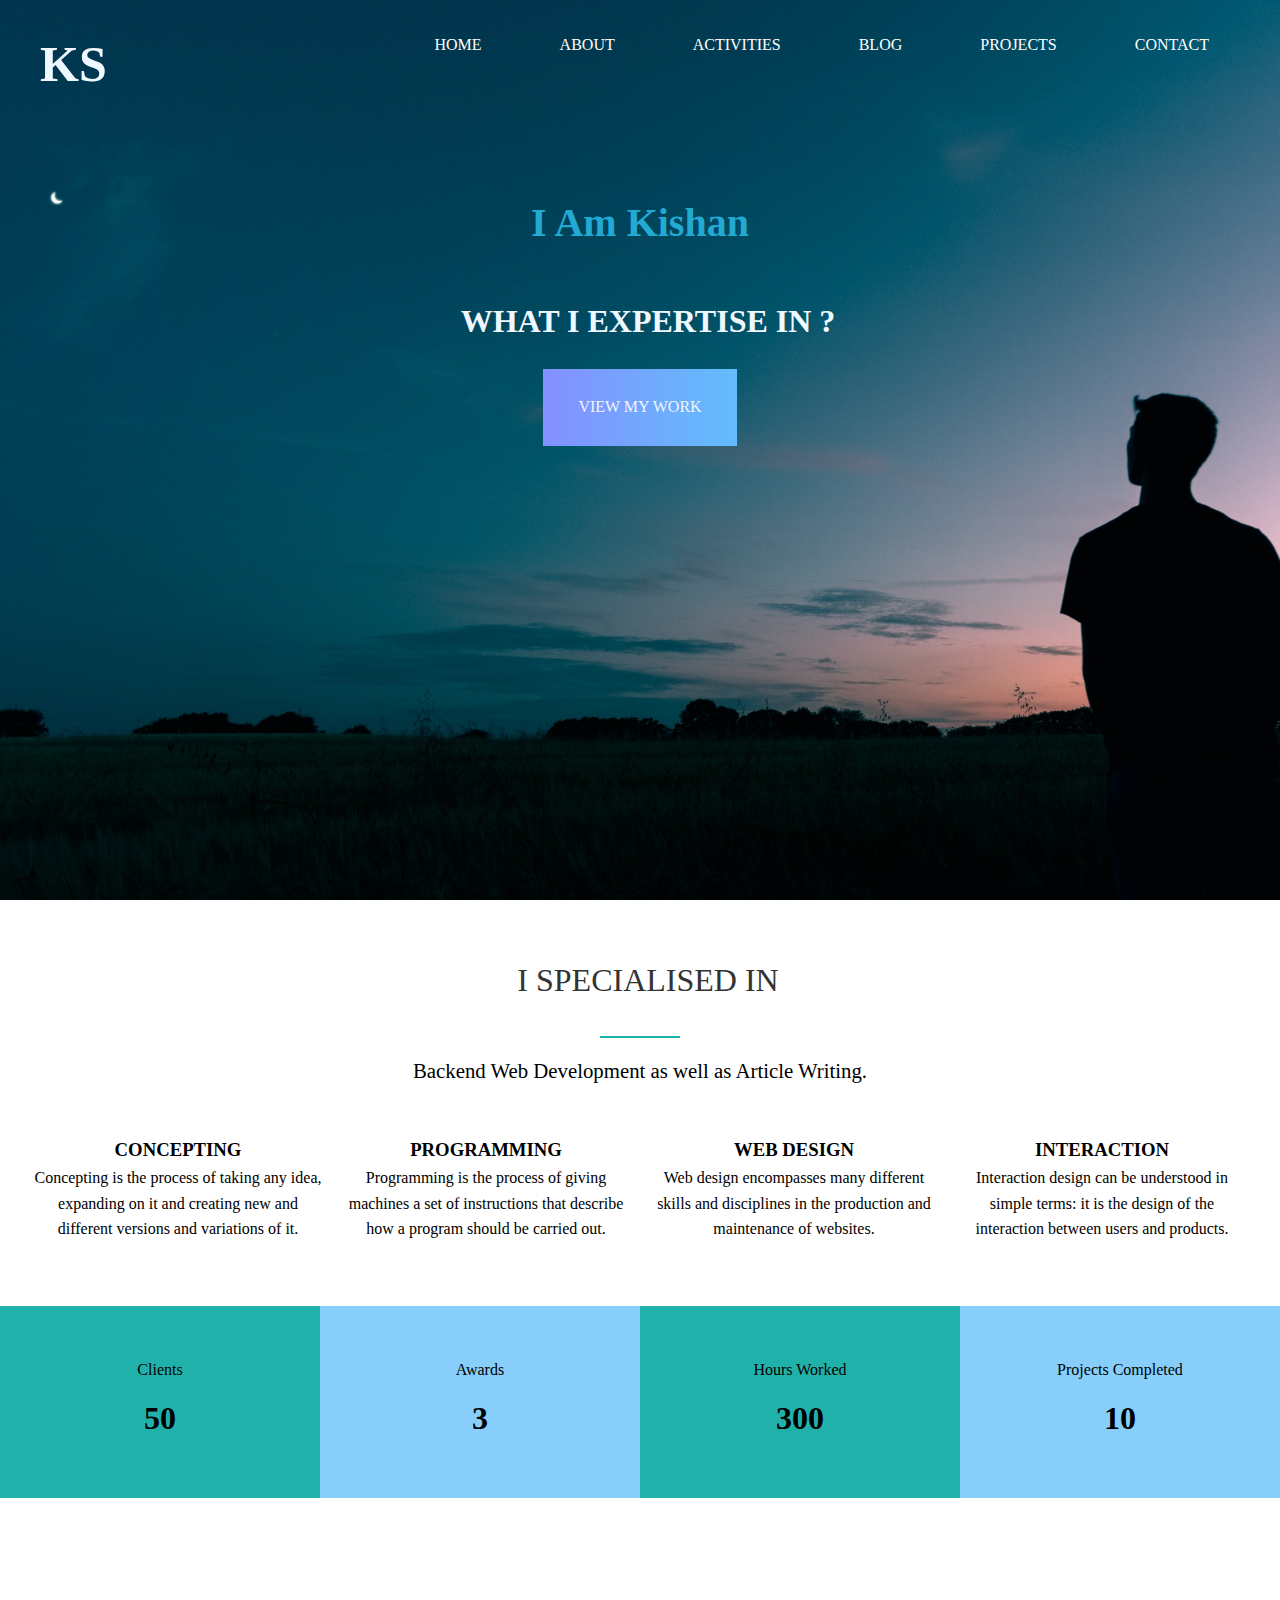
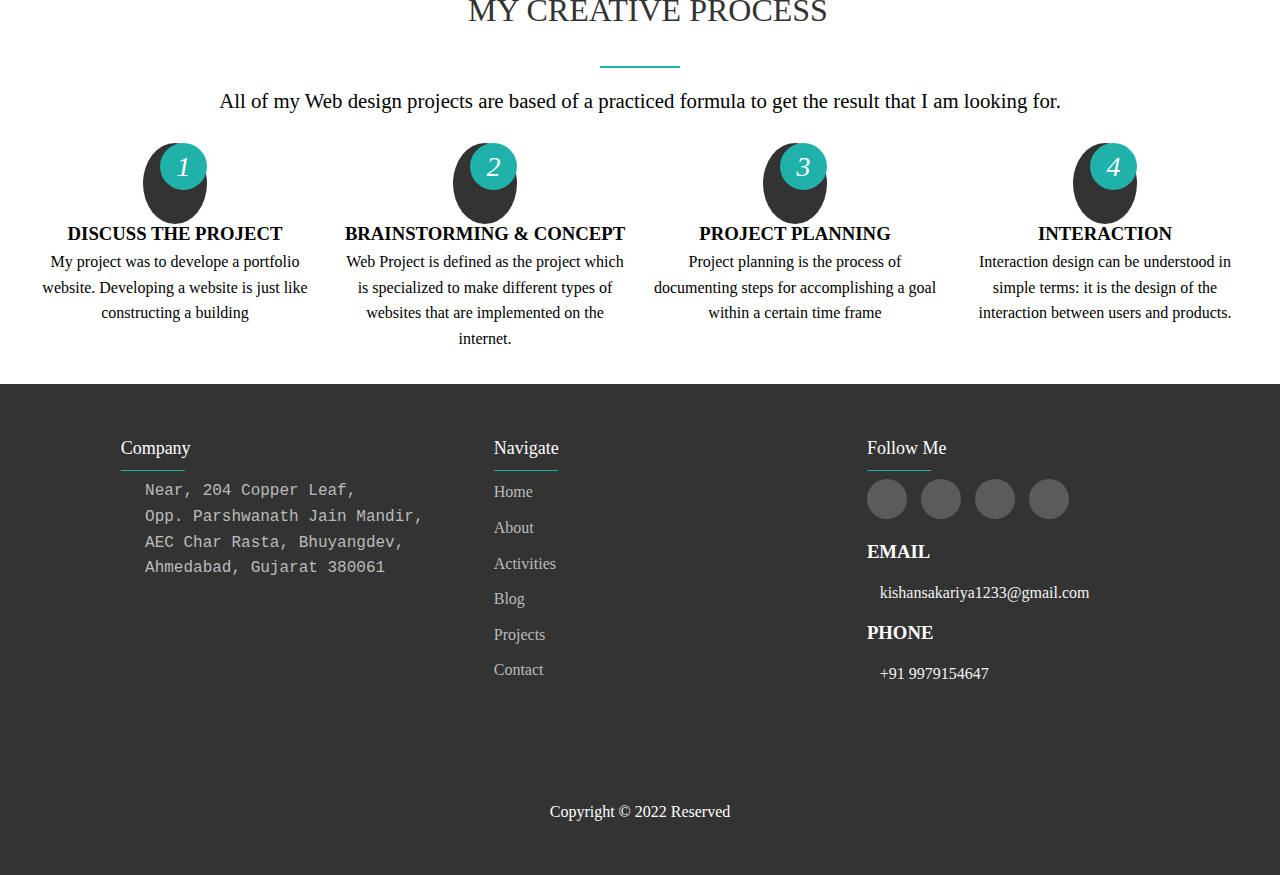
<file: index.html>
<!DOCTYPE html>
<html lang="en">

<head>
    <meta charset="UTF-8">
    <meta http-equiv="X-UA-Compatible" content="IE=edge">
    <meta name="viewport" content="width=device-width, initial-scale=1.0">
    <link rel="stylesheet" href="https://cdnjs.cloudflare.com/ajax/libs/font-awesome/6.1.1/css/all.min.css"
        integrity="sha512-KfkfwYDsLkIlwQp6LFnl8zNdLGxu9YAA1QvwINks4PhcElQSvqcyVLLD9aMhXd13uQjoXtEKNosOWaZqXgel0g=="
        crossorigin="anonymous" referrerpolicy="no-referrer" />
    <link rel="stylesheet" href="css/style.css">
    <link rel="stylesheet" href="css/style2.css">
    <link rel="stylesheet" href="css/style3.css">
    <title>My portfolio</title>

</head>

<body>

    <!-- header section -->

    <header id="header-sec">
        <div class="container">
            <nav id="navbar">
                
                <h1 id="logo" > KS </h1>
                <ul>
                    <li><a href="index.html" class="current">Home</a></li>
                    <li><a href="about.html">About</a></li>
                    <li><a href="activities.html">Activities</a></li>
                    <li><a href="blog.html">Blog</a></li>
                    <li><a href="project.html">Projects</a></li>
                    <li><a href="contact.html">Contact</a></li>
                </ul>
            </nav>

            <div class="header-content">
                <h1 class="me-name">I Am Kishan
                </h1>
                <br>
                <h2 href="" id="show">What I Expertise In ?</h2>

                <h2 id="hide1"></h2>

                <a href="activities.html" class="btn-light">View My Work</a>

            </div>
        </div>
    </header>

    <!-- section-a -->

    <section id="sec-a" class="text-center py-2">
        <div class="container">
            <h2 class="section-title">I Specialised IN</h2>
            <div class="bottom-line"></div>
            <p class="lead">
                Backend Web Development as well as Article Writing.
            </p>
            <div class="spetials">
                <div>
                    <i class="fas fa-file-alt fa-2x"></i>
                    <h3>Concepting</h3>
                    <p>Concepting is the process of taking any idea, expanding on it and creating new and different
                        versions and variations of it.</p>
                </div>
                <div>
                    <i class="fas fa-desktop fa-2x"></i>
                    <h3>
                        Programming
                    </h3>
                    <p>Programming is the process of giving machines a set of instructions that describe how a program
                        should be carried out.</p>
                </div>
                <div>
                    <i class="fas fa-object-ungroup fa-2x"></i>
                    <h3>Web Design </h3>
                    <p>Web design encompasses many different skills and disciplines in the production and maintenance of
                        websites.</p>
                </div>
                <div>
                    <i class="fas fa-thumbs-up fa-2x"></i>
                    <h3>Interaction</h3>
                    <p>Interaction design can be understood in simple terms: it is the design of the interaction between
                        users and products.</p>
                </div>
            </div>
        </div>
        </div>
    </section>

    <!-- section-b -->

    <section id="sec-b" class="text-center py-2">
        <div class="stats">
            <div>
                <ul>
                    <li><i class="fas fa-users fa-3x"></i></li>
                    <li class="stats-tittle">Clients</li>
                    <li class="stats-number">50</li>
                </ul>
            </div>
            <div>
                <ul>
                    <li><i class="fas fa-award fa-3x"></i></li>
                    <li class="stats-tittle">Awards</li>
                    <li class="stats-number">3</li>
                </ul>
            </div>
            <div>
                <ul>
                    <li><i class="fas fa-hourglass-start fa-3x"></i></li>
                    <li class="stats-tittle">Hours Worked</li>
                    <li class="stats-number">300</li>
                </ul>
            </div>
            <div>
                <ul>
                    <li><i class="fas fa-code-branch fa-3x"></i></li>
                    <li class="stats-tittle">Projects Completed</li>
                    <li class="stats-number">10</li>
                </ul>
            </div>
        </div>
    </section>

    <!-- section-c -->

    <section id="sec-c" class="text-center py-2">
        <div class="container">
            <h2 class="section-title">
                My Creative Process
            </h2>
            <div class="bottom-line"></div>
            <p class="lead">
                All of my Web design projects are based of a practiced formula to get the result that I am looking
                for.
            </p>
            <div class="process">
                <div>
                    <i class="fas fa-file-alt fa-4x process-icon my-2">
                        <div class="process-step">1</div>
                    </i>

                    <h3>Discuss the project</h3>
                    <p>My project was to develope a portfolio website. Developing a website is just like constructing a
                        building</p>
                </div>
                <div>
                    <i class="fas fa-desktop fa-4x process-icon my-2">
                        <div class="process-step">2</div>
                    </i>

                    <h3>Brainstorming & Concept</h3>
                    <p> Web Project is defined as the project which is specialized to make different types of websites
                        that are implemented on the internet.</p>
                </div>
                <div>
                    <i class="fas fa-object-ungroup fa-4x process-icon my-2">
                        <div class="process-step">3</div>
                    </i>

                    <h3>Project Planning</h3>
                    <p>Project planning is the process of documenting steps for accomplishing a goal within a certain
                        time frame</p>
                </div>
                <div>
                    <i class="fas fa-thumbs-up fa-4x process-icon my-2">
                        <div class="process-step">4</div>
                    </i>

                    <h3>Interaction</h3>
                    <p>Interaction design can be understood in simple terms: it is the design of the interaction between
                            users and products.</p>
                </div>
            </div>
        </div>
    </section>

    <!-- footer section -->

    <footer class="footer">
        <div class="footer_container">
            <div class="row">
                <div class="footer-col">
                    <h4>company</h4>
                    <div class="bottom-line1"></div>
                    <pre>
              near, 204 copper leaf,
              opp. Parshwanath Jain mandir,
              AEC Char Rasta, Bhuyangdev, 
              Ahmedabad, Gujarat 380061
            </pre>
                </div>
                <div class="footer-col">
                    <h4>Navigate</h4>
                    <div class="bottom-line1"></div>
                    <ul>
                        <li><a href="index.html">Home</a></li>
                        <li><a href="about.html">About</a></li>
                        <li><a href="activities.html">Activities</a></li>
                        <li><a href="blog.html">Blog</a></li>
                        <li><a href="project.html">Projects</a></li>
                        <li><a href="contact.html">Contact</a></li>
                    </ul>
                </div>
                <div class="footer-col">
                    <h4>follow Me</h4>
                    <div class="bottom-line1"></div>
                    <div class="social-links">
                        <a href="#"><i class="fab fa-facebook-f"></i></a>
                        <a href="#"><i class="fab fa-twitter"></i></a>
                        <a href="#"><i class="fab fa-instagram"></i></a>
                        <a href="#"><i class="fab fa-linkedin-in"></i></a>
                    </div>
                    <div class="contact-info">
                        <div>
                            <i class="fas fa-envelope fa-2x"></i>
                            <h3>Email</h3>
                            <a href="mailto:kishansakariya1233@gmail.com" class="btn-dark">kishansakariya1233@gmail.com</a>

                        </div>
                        <div>
                            <i class="fas fa-phone fa-2x"></i>
                            <h3>Phone</h3>
                            <a href="tel:+91 9979154647" class="btn-dark">+91 9979154647</a>
                        </div>
                    </div>
                </div>
    </footer>
    <p class="footer copy">Copyright &copy; 2022 Reserved</p>
    <script>
        const myTimeout = setTimeout(display, 5000);

        function display() {
            document.getElementById("hide1").innerHTML = "Javascript,NodeJs, ReactJS"
        }
    </script>

</body>

</html>
</file>
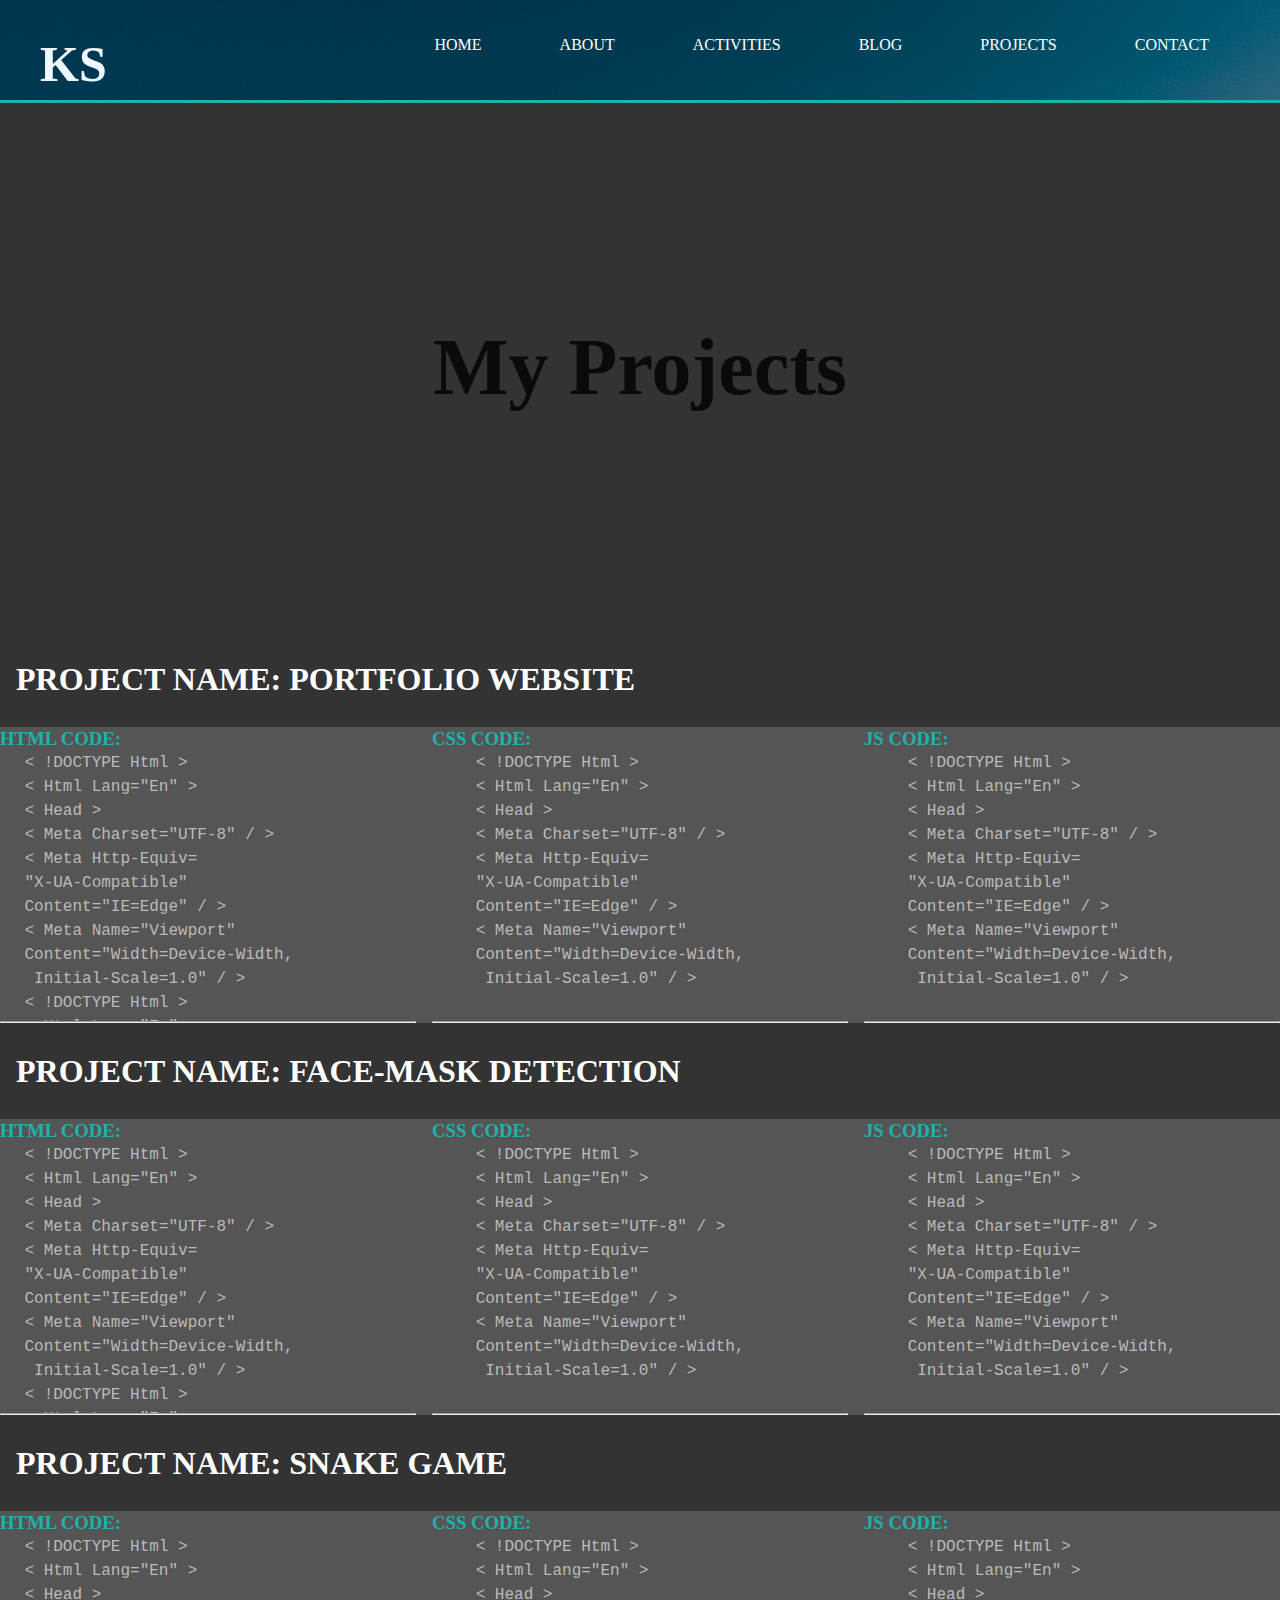
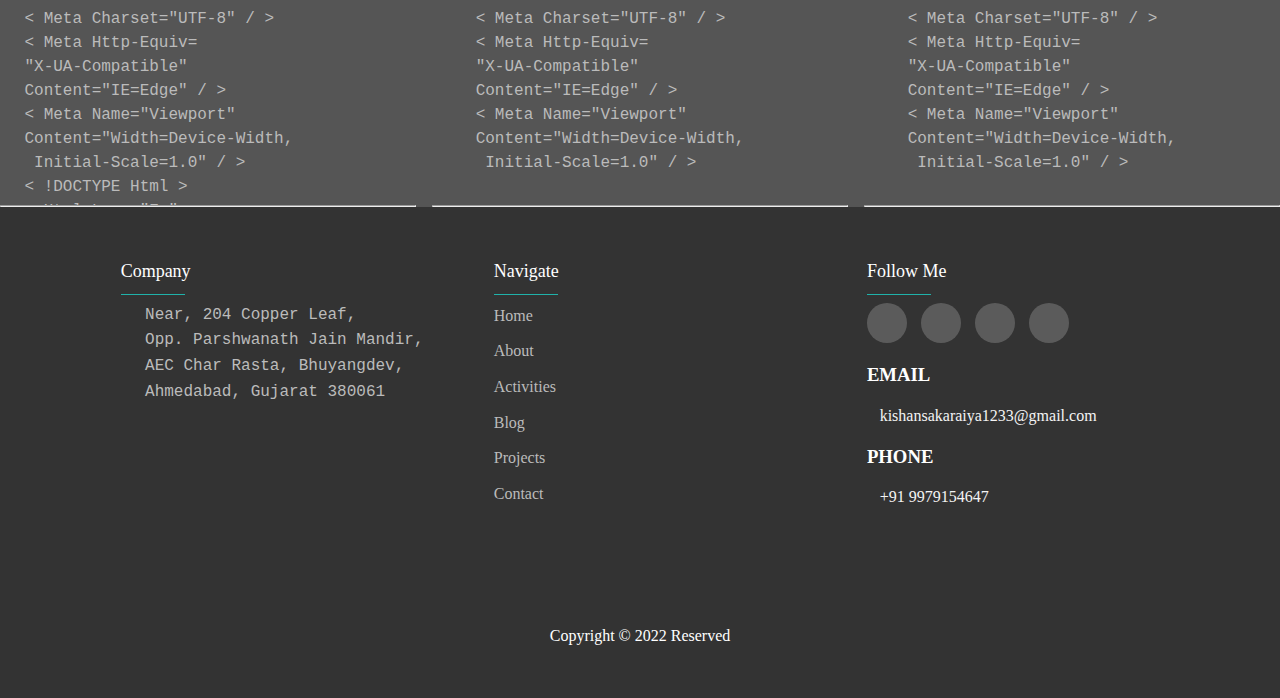
<file: project.html>
<!DOCTYPE html>
<html lang="en">

<head>
    <meta charset="UTF-8" />
    <meta http-equiv="X-UA-Compatible" content="IE=edge" />
    <meta name="viewport" content="width=device-width, initial-scale=1.0" />
    <link rel="stylesheet" href="https://cdnjs.cloudflare.com/ajax/libs/font-awesome/6.1.1/css/all.min.css"
        integrity="sha512-KfkfwYDsLkIlwQp6LFnl8zNdLGxu9YAA1QvwINks4PhcElQSvqcyVLLD9aMhXd13uQjoXtEKNosOWaZqXgel0g=="
        crossorigin="anonymous" referrerpolicy="no-referrer" />

    <link rel="stylesheet" href="css/style.css" />
    <link rel="stylesheet" href="css/style2.css" />
    <link rel="stylesheet" href="css/style3.css">
    <title>My Projects</title>
</head>

<body id="pr">


    <!-- SECTION-1 -->

    <header id="header-sec2">
        <div class="container">
            <nav id="navbar">
                <h1 id="logo"> 
                    KS </h1>
                <ul>
                    <li><a href="index.html">Home</a></li>
                    <li><a href="about.html">About</a></li>
                    <li><a href="work.html">Activities</a></li>
                    <li><a href="blog.html">Blog</a></li>
                    <li><a href="project.html">Projects</a></li>
                    <li><a href="contact.html">Contact</a></li>
                </ul>
            </nav>
        </div>
    </header>

    <!-- SECTION-2 -->

    <div class="container1">
        <h5>My Projects</h5>
        <div class="projects">
            <div>
                <h2><i class="fas fa-chevron-right"></i> Project Name: Portfolio Website</h2>
                <div class="project_grid">
                    <div>
                        <h3 class="h3">HTML Code:</h3>
                        <pre class="pre">
              &lt !DOCTYPE html &gt
              &lt html lang="en" &gt
              &lt head &gt
              &lt meta charset="UTF-8" / &gt
              &lt meta http-equiv=
              "X-UA-Compatible"
              content="IE=edge" / &gt
              &lt meta name="viewport"
              content="width=device-width,
               initial-scale=1.0" / &gt
              &lt !DOCTYPE html &gt
              &lt html lang="en" &gt
              &lt head &gt
              &lt meta charset="UTF-8" / &gt
              &lt meta http-equiv=
              "X-UA-Compatible"
              content="IE=edge" / &gt
              &lt meta name="viewport"
              content="width=device-width,
               initial-scale=1.0" / &gt
            </pre>
                        <hr>
                    </div>
                    <div>
                        <h3 class="h3">CSS Code:</h3>
                        <pre class="pre">
                &lt !DOCTYPE html &gt
                &lt html lang="en" &gt
                &lt head &gt
                &lt meta charset="UTF-8" / &gt
                &lt meta http-equiv=
                "X-UA-Compatible"
                content="IE=edge" / &gt
                &lt meta name="viewport"
                content="width=device-width,
                 initial-scale=1.0" / &gt
            </pre>
                        <hr>
                    </div>
                    <div>
                        <h3 class="h3">JS Code:</h3>
                        <pre class="pre">
                &lt !DOCTYPE html &gt
                &lt html lang="en" &gt
                &lt head &gt
                &lt meta charset="UTF-8" / &gt
                &lt meta http-equiv=
                "X-UA-Compatible"
                content="IE=edge" / &gt
                &lt meta name="viewport"
                content="width=device-width,
                 initial-scale=1.0" / &gt
            </pre>
                        <hr>
                    </div>

                </div>
            </div>
            <div>
                <h2>
                    <i class="fas fa-chevron-right"></i> Project Name: Face-Mask Detection
                </h2>
                <div class="project_grid">
                    <div>
                        <h3 class="h3">HTML Code:</h3>
                        <pre class="pre">
              &lt !DOCTYPE html &gt
              &lt html lang="en" &gt
              &lt head &gt
              &lt meta charset="UTF-8" / &gt
              &lt meta http-equiv=
              "X-UA-Compatible"
              content="IE=edge" / &gt
              &lt meta name="viewport"
              content="width=device-width,
               initial-scale=1.0" / &gt
              &lt !DOCTYPE html &gt
              &lt html lang="en" &gt
              &lt head &gt
              &lt meta charset="UTF-8" / &gt
              &lt meta http-equiv=
              "X-UA-Compatible"
              content="IE=edge" / &gt
              &lt meta name="viewport"
              content="width=device-width,
               initial-scale=1.0" / &gt
            </pre>
                        <hr>
                    </div>
                    <div>
                        <h3 class="h3">CSS Code:</h3>
                        <pre class="pre">
                &lt !DOCTYPE html &gt
                &lt html lang="en" &gt
                &lt head &gt
                &lt meta charset="UTF-8" / &gt
                &lt meta http-equiv=
                "X-UA-Compatible"
                content="IE=edge" / &gt
                &lt meta name="viewport"
                content="width=device-width,
                 initial-scale=1.0" / &gt
            </pre>
                        <hr>
                    </div>
                    <div>
                        <h3 class="h3">JS Code:</h3>
                        <pre class="pre">
                &lt !DOCTYPE html &gt
                &lt html lang="en" &gt
                &lt head &gt
                &lt meta charset="UTF-8" / &gt
                &lt meta http-equiv=
                "X-UA-Compatible"
                content="IE=edge" / &gt
                &lt meta name="viewport"
                content="width=device-width,
                 initial-scale=1.0" / &gt
            </pre>
                        <hr>
                    </div>
                </div>
            </div>
            <div>
                <h2>
                    <i class="fas fa-chevron-right"></i> Project Name: Snake Game
                </h2>
                <div class="project_grid">
                    <div>
                        <h3 class="h3">HTML Code:</h3>
                        <pre class="pre">
              &lt !DOCTYPE html &gt
              &lt html lang="en" &gt
              &lt head &gt
              &lt meta charset="UTF-8" / &gt
              &lt meta http-equiv=
              "X-UA-Compatible"
              content="IE=edge" / &gt
              &lt meta name="viewport"
              content="width=device-width,
               initial-scale=1.0" / &gt
              &lt !DOCTYPE html &gt
              &lt html lang="en" &gt
              &lt head &gt
              &lt meta charset="UTF-8" / &gt
              &lt meta http-equiv=
              "X-UA-Compatible"
              content="IE=edge" / &gt
              &lt meta name="viewport"
              content="width=device-width,
               initial-scale=1.0" / &gt
            </pre>
                        <hr>
                    </div>
                    <div>
                        <h3 class="h3">CSS Code:</h3>
                        <pre class="pre">
                &lt !DOCTYPE html &gt
                &lt html lang="en" &gt
                &lt head &gt
                &lt meta charset="UTF-8" / &gt
                &lt meta http-equiv=
                "X-UA-Compatible"
                content="IE=edge" / &gt
                &lt meta name="viewport"
                content="width=device-width,
                 initial-scale=1.0" / &gt
            </pre>
                        <hr>
                    </div>
                    <div>
                        <h3 class="h3">JS Code:</h3>
                        <pre class="pre">
                &lt !DOCTYPE html &gt
                &lt html lang="en" &gt
                &lt head &gt
                &lt meta charset="UTF-8" / &gt
                &lt meta http-equiv=
                "X-UA-Compatible"
                content="IE=edge" / &gt
                &lt meta name="viewport"
                content="width=device-width,
                 initial-scale=1.0" / &gt
            </pre>
                        <hr>
                    </div>
                </div>
            </div>
        </div>
    </div>

    <!-- FOOTER -->

    <footer class="footer">
        <div class="footer_container">
            <div class="row">
                <div class="footer-col">
                    <h4>company</h4>
                    <div class="bottom-line1"></div>
                    <pre>
              near, 204 copper leaf,
              opp. Parshwanath Jain mandir,
              AEC Char Rasta, Bhuyangdev, 
              Ahmedabad, Gujarat 380061
            </pre>
                </div>
                <div class="footer-col">
                    <h4>Navigate</h4>
                    <div class="bottom-line1"></div>
                    <ul>
                        <li><a href="index.html">Home</a></li>
                        <li><a href="about.html">About</a></li>
                        <li><a href="activities.html">Activities</a></li>
                        <li><a href="blog.html">Blog</a></li>
                        <li><a href="project.html">Projects</a></li>
                        <li><a href="contact.html">Contact</a></li>
                    </ul>
                </div>
                <div class="footer-col">
                    <h4>follow Me</h4>
                    <div class="bottom-line1"></div>
                    <div class="social-links">
                        <a href="#"><i class="fab fa-facebook-f"></i></a>
                        <a href="#"><i class="fab fa-twitter"></i></a>
                        <a href="#"><i class="fab fa-instagram"></i></a>
                        <a href="#"><i class="fab fa-linkedin-in"></i></a>
                    </div>
                    <div class="contact-info">
                        <div>
                            <i class="fas fa-envelope fa-2x"></i>
                            <h3>Email</h3>
                            <a href="mailto:kishansakariya1233@gmail.com" class="btn-dark">kishansakaraiya1233@gmail.com</a>

                        </div>
                        <div>
                            <i class="fas fa-phone fa-2x"></i>
                            <h3>Phone</h3>
                            <a href="tel:+91 9979154647" class="btn-dark">+91 9979154647</a>
                        </div>
                    </div>
                </div>
    </footer>
    <p class="footer copy">Copyright &copy; 2022 Reserved</p>

</body>

</html>
</file>
<file: css/style.css>
/* --------------------------------------------- HOME PAGE --------------------------------------- */

* {
    margin: 0;
    padding: 0;
}

body {
    font-family: "Times New Roman";
    line-height: 1.6;
    background: white;
}

#header-sec {
    background: url(../images/alone.jpg);
    background-repeat: no-repeat;
    height: 100vh;
    width: 100%;
    background-attachment: fixed;
    background-position: center;
    background-size: cover;
}

#logo {
    width: 70px;
    height: 70px;
    color: aliceblue;
    font-weight: 700;
    font-family: Verdana;
    padding: 8px;
    font-size: 50px;
}

a {
    text-decoration: none;
    color: #333;
}

ul {
    list-style: none;
}

#show {
    color: aliceblue;
}

h2,
h3,
h4 {
    text-transform: uppercase;
}

img {
    width: 100%;
}

#navbar {
    display: flex;
    justify-content: space-between;
    padding-top: 1rem;
}

#navbar ul {
    display: flex;
}

#navbar ul li {
    padding: 1rem 1.5rem;

}

#navbar ul a {
    text-decoration: none;
    padding: 6px 15px;
    color: #fff;
    text-transform: uppercase;
    border-radius: 20px;
}

#navbar ul a:hover {
    background-color: lightskyblue;
}

#header-sec .header-content {
    text-align: center;
    padding-top: 8%;
}

#header-sec .me-name{
    font-size: 2.5rem;
    line-height: 1.2;
    color: rgb(35, 170, 211);
}

#hide1 {
    color: lightskyblue;
}

#sec-a .spetials {
    margin-top: 3rem;
    display: grid;
    grid-gap: 1rem;
    grid-template-columns: repeat(4, 1fr);
}

#sec-a .spetials .fas {
    color: lightseagreen;
    padding-bottom: 0.4rem;
}
#sec-b .stats {
    display: grid;
    grid-template-columns: repeat(4, 1fr);
}

#sec-b .stats li {
    line-height: 2;
}

#sec-b .stats li.stats-title {
    font-size: 1.5rem;
}

#sec-b .stats li.stats-number {
    font-size: 2rem;
    font-weight: bold;
}

#sec-b .stats div {
    padding: 3rem 0;
}

#sec-b .stats div:nth-child(odd) {
    background: lightseagreen;
}

#sec-b .stats div:nth-child(even) {
    background: lightskyblue;
}

#sec-c .process {
    display: grid;
    grid-template-columns: repeat(4, 1fr);
    grid-gap: 1.5rem;
    text-align: center;
}

#sec-c .process-step {
    position: absolute;
    top: 0;
    right: 0;
    font-size: 28px;
    background: lightseagreen;
    color: #fff;
    border-radius: 50%;
    height: 15px;
    width: 15px;
    line-height: 15px;
    padding: 1rem;
    transition: all 1s;
}

#sec-c .process-icon {
    border-radius: 50%;
    background: #333;
    color: #fff;
    padding: 2rem;
    width: 70px;
    height: 70px;
    line-height: 70px;
    text-align: center;
    position: relative;
    transition: all 1s;
}

#sec-c .process-icon:hover {
    background: lightseagreen;
    width: 90px;
    height: 90px;
    line-height: 90px;
}

#sec-c .process-icon:hover .process.step {
    background: #333;
    color: #fff;
}

/* ---------------------------------------- ABOUT PAGE ----------------------------------------- */

#header-sec2 {
    background: url("/images/alone.jpg");
    background-repeat: no-repeat;
    height: 100px;
    width: 100%;
    background-attachment: fixed;
    background-position: center;
    background-size: cover;
    border-bottom: 3px solid lightseagreen;
}

#about-a .about-info {
    display: grid;
    grid-template-areas:
        "bio-img bio bio"
        "aw1 aw2 aw3";
    grid-gap: 1.2rem;
}

#about-a .bio-image {
    grid-area: bio-img;
}

#about-a .bio {
    grid-area: bio;
    border-left: 3px solid lightseagreen;
    padding: 0.8rem;
}

#about-a .award-1 {
    grid-area: aw1;
}

#about-a .award-2 {
    grid-area: aw2;
}

#about-a .award-3 {
    grid-area: aw3;
}

#about-a .award-1 .fas,
#about-a .award-2 .fas,
#about-a .award-3 .fas {
    color: lightseagreen;
    margin: 1rem;
}

#about-b #progressHtml {
    overflow: hidden;
    height: 20px;
    background: #ccc;
    border-radius: 5px;
    margin-bottom: 0.6rem;
}

#about-b #progressDoneHtml {
    height: 100%;
    color: #fff;
    width: 0;
    text-align: center;
    background: lightseagreen;
    transition: 3s ease-in-out;
}

#about-b #progressCss {
    overflow: hidden;
    height: 20px;
    background: #ccc;
    border-radius: 5px;
    margin-bottom: 0.6rem;
}

#about-b #progressDoneCss {
    height: 100%;
    color: #fff;
    width: 0;
    text-align: center;
    background: lightseagreen;
    transition: 3s ease-in-out;
}

#about-b #progressSass {
    overflow: hidden;
    height: 20px;
    background: #ccc;
    border-radius: 5px;
    margin-bottom: 0.6rem;
}

#about-b #progressDoneSass {
    height: 100%;
    color: #fff;
    width: 0;
    text-align: center;
    background: lightseagreen;
    transition: 3s ease-in-out;
}

#about-b #progressBootstrap {
    overflow: hidden;
    height: 20px;
    background: #ccc;
    border-radius: 5px;
    margin-bottom: 0.6rem;
}

#about-b #progressDoneBootstrap {
    height: 100%;
    color: #fff;
    width: 0;
    text-align: center;
    background: lightseagreen;
    transition: 3s ease-in-out;
}

#about-b #progressJavascript {
    overflow: hidden;
    height: 20px;
    background: #ccc;
    border-radius: 5px;
    margin-bottom: 0.6rem;
}

#about-b #progressDoneJavascript {
    height: 100%;
    color: #fff;
    width: 0;
    text-align: center;
    background: lightseagreen;
    transition: 3s ease-in-out;
}

#about-b #progressReact {
    overflow: hidden;
    height: 20px;
    background: #ccc;
    border-radius: 5px;
    margin-bottom: 0.6rem;
}

#about-b #progressDoneReact {
    height: 100%;
    color: #fff;
    width: 0;
    text-align: center;
    background: lightseagreen;
    transition: 3s ease-in-out;
}

#about-d .testimonials {
    display: grid;
    grid-template-columns: repeat(4, 1fr);
    grid-gap: 0.5rem;
}

#about-d .testimonials ul {
    list-style: none;
    margin-top: 1rem;
    display: flex;
    align-items: center;
}

#about-d .testimonials p {
    border: 1px solid #ccc;
    border-radius: 5px;
    padding: 0.5rem;
}

#about-d .testimonials img {
    width: 50px;
    height: 50px;
    border-radius: 50%;
    margin-right: 0.5rem;
}

/* increment counter */

.increment-counter {
    background-color: lightseagreen;
    color: white;
    display: flex;
    flex-direction: row;
    align-items: center;
    justify-content: center;
    height: 30vh;
    margin: 0;
}

.counter-container {
    justify-content: center;
    text-align: center;
    margin: 30px 50px;
}

.counter {
    font-size: 60px;
    margin-top: 10px;
}

/* ----------------------------------------- BLOG PAGE ------------------------------------- */

.flex-items {
    display: flex;
    text-align: center;
    justify-content: center;
    height: 100%;
}

.flex-items>div {
    padding: 20px;
}

.flex-columns.flex-reverse .row {
    flex-direction: column;
}

.flex-columns .row {
    display: flex;
    flex-direction: column;
    flex-wrap: wrap;
    width: 100%;
}

.flex-columns .column {
    display: flex;
    flex-direction: column;
    flex-basis: 100%;
    flex: 100%;
    max-width: 100%;
}

.flex-columns .column .column-1,
.flex-columns .column .column-2 {
    height: 100%;
}

.flex-columns img {
    width: 50px;
    height: 50px;
    border-radius: 50%;
    object-fit: cover;
}

.flex-columns .column-2 {
    display: flex;
    flex-direction: column;
    align-items: flex-start;
    justify-content: center;
    padding: 30px;
}

.flex-columns h2 {
    font-size: 40px;
    font-weight: 100;
}

.flex-columns h4 {
    margin-bottom: 10px;
}

.flex-columns p {
    margin: 20px 0;
}

/* ----------------------------------- PROJECT PAGE ------------------------------------- */

#pr {
    background: #333;
}

h2,
h3,
h4 {
    text-transform: uppercase;
}

.h3 {
    color: lightseagreen;
}

.projects {
    line-height: 1.5rem;
}

.project_grid {
    display: grid;
    grid-template-columns: repeat(3, 1fr);
    grid-gap: 1rem;
    background: #555;
    color: #fff;
}

.pre {
    overflow-y: scroll;
    height: 30vh;
}

h2 {
    font-size: 2rem;
    line-height: 6rem;
    color: #fff;
    margin-left: 1rem;
}

.container1 h5 {
    background: url("https://images.unsplash.com/photo-1518655048521-f130df041f66?ixlib=rb-1.2.1&ixid=MnwxMjA3fDB8MHxwaG90by1wYWdlfHx8fGVufDB8fHx8&auto=format&fit=crop&w=870&q=80") no-repeat center center/cover;
    padding: 200px;
    text-align: center;
    font-size: 5rem;
    opacity: 0.8;
}

/* ----------------------------------- CONTACT PAGE ------------------------------------- */

.form-content {
    position: relative;
    margin: 20px 0 40px;
    width: 300px;
}

.section-title{
    color: #333;
}

.form-content input {
    background-color: transparent;
    border: 0;
    border-bottom: 1px lightseagreen solid;
    display: block;
    width: 100%;
    padding: 15px 0;
    font-size: 18px;
    color: #444;
}

.form-content input:focus,
.form-content input:valid {
    outline: 0;
    border-bottom: lightseagreen 1.5px solid;
}

.form-content label {
    position: absolute;
    top: 15px;
    left: 0;
}

.form-content label span {
    display: inline-block;
    font-size: 16px;
    min-width: 5px;
    transition: 0.09s ease;
}

.form-content input:focus+label span,
.form-content input:valid+label span {
    color: #444;
    transform: translateY(-30px);
}

#contact-a .text-fields {
    display: grid;
    grid-template-areas:
        "name email"
        "subject phone"
        "message message";
    grid-gap: 1.2rem;
    margin-bottom: 1.2rem;
}

#contact-a .text-fields .name-input {
    grid-area: name;
}

#contact-a .text-fields .name-input {
    grid-area: name;
}

#contact-a .text-fields .subject-input {
    grid-area: subject;
}

#contact-a .text-fields .enmail-input {
    grid-area: enmail;
}

#contact-a .text-fields .phone-input {
    grid-area: phone;
}

#contact-a .text-fields .message-input {
    grid-area: message;
    height: 100px;
}

#contact-a .text-fields .text-input {
    padding: 0.5rem 1rem;
}

#contact-a button[type="submit"] {
    width: 30%;
}

#contact-b .contact-info {
    display: flex;
    flex-direction: row;
    justify-content: space-around;
}

#contact-c h1 {
    text-align: center;
    font-size: 4rem;
}

/* --------------------------------FOOTER SECTION------------------------------------ */

.footer_container {
    max-width: 1170px;
    margin: auto;
}

.row {
    display: flex;
    justify-content: space-evenly;
}

ul {
    list-style: none;
}

.footer {
    background-color: #333;
    padding: 50px 0;
}

.footer.copy {
    text-align: center;
    color: #fff;
}

.footer-col {
    width: 25%;
    padding: 0 15px;
}

.footer-col h4 {
    font-size: 18px;
    color: #ffffff;
    text-transform: capitalize;
    margin-bottom: 5px;
    font-weight: 500;
    position: relative;
}

.footer-col ul li:not(:last-child) {
    margin-bottom: 10px;
}

.footer-col ul li a,
pre {
    font-size: 16px;
    text-transform: capitalize;
    color: #ffffff;
    text-decoration: none;
    font-weight: 300;
    color: #bbbbbb;
    display: block;
    transition: all 0.3s ease;
}

.footer-col ul li a:hover {
    color: lightseagreen;
    padding-left: 8px;
}

.footer-col .social-links a {
    display: inline-block !important;
    height: 40px;
    width: 40px;
    background-color: rgba(255, 255, 255, 0.2);
    margin: 0 10px 10px 0;
    text-align: center !important;
    line-height: 40px !important;
    border-radius: 50%;
    color: #ffffff;
    transition: all 0.5s ease;
}

.footer-col .social-links a i {
    text-align: center;
    margin-top: 30%;
}

.footer-col .social-links a:hover {
    color: #24262b;
    background-color: lightseagreen;
}

.contact-info {
    color: #fff;
}

pre {
    margin-left: -110px !important;
}

.bottom-line1 {
    height: 1px;
    width: 4rem;
    background: lightseagreen;
    display: block;
    margin: 0.5rem 0;
}
</file>
<file: css/style2.css>
/* ----------------------------------------------- HOME PAGE ------------------------------------- */

@media (max-width: 500px) {
    #main-nav {
        flex-direction: column;
        align-items: center;
    }

    #main-nav ul {
        display: flex;
        flex-direction: column;
        align-items: center;
    }

    #main-nav li {
        padding: 1rem;
    }

    #home-a .spetials,
    #home-b .stats,
    #home-c .process,
    #about-d .testimonials,
    #contact-b .contact-info,
    .items {
        grid-template-columns: 1fr;
    }

    #home-a .specials div {
        border-bottom: 1px #f4f4f4 solid;
        padding-bottom: 1rem;
    }

    #home-a .specials div:last-child {
        border: none;
        padding-bottom: 0;
    }

    #home-b .stats div {
        padding: 2rem 0 1rem 0;
    }

    /* ------------------------------ ABOUT PAGE ---------------------------- */

    #about-a .about-info {
        display: grid;
        grid-template-areas:
            "bio-img"
            "bio"
            "aw1"
            "aw2"
            "aw3";
    }

    #about-c {
        display: none;
    }

    /* -------------------------------- ACTIVITY PAGE --------------------------- */
    .container {
        max-width: 1280px;
        padding: 0 2rem;
        margin: auto;
        overflow: hidden;
    }

    .btn-main,
    .btn-light,
    .btn-dark {
        display: inline-block;
        padding: 0.8rem;
        transition: all 0.5s;
        border: none;
        cursor: pointer;
    }

    .btn-main {
        color: #333;
        background-color: lightseagreen;
    }

    .btn-light {
        color: #333;
        background-color: #f4f4f4;
    }

    .btn-dark {
        color: #f4f4f4;
        background-color: #333;
    }

    button[class^="btn-"]:hover,
    a[class^="btn-"]:hover,
    input[class^="btn-"]:hover {
        background-color: lightseagreen;
        border-radius: 50px;
    }

    .lead {
        font-size: 1.3rem;
        margin-bottom: 2rem;
    }

    .text-center {
        text-align: center;
    }

    .py-1 {
        padding: 1rem 0;
    }

    .py-2 {
        padding: 2rem 0;
    }

    .py-3 {
        padding: 3rem 0;
    }

    .py-4 {
        padding: 4rem 0;
    }

    my-1 {
        margin: 1rem 0;
    }

    my-2 {
        margin: 2rem 0;
    }

    my-3 {
        margin: 3rem 0;
    }

    my-4 {
        margin: 4rem 0;
    }

    .bottom-line {
        height: 2px;
        width: 5rem;
        background: lightseagreen;
        display: block;
        margin: 0 auto 1rem auto;
    }

    .section-title {
        font-size: 2rem;
        display: block;
        padding-bottom: 0.5rem;
        text-align: center;
        font-weight: 100;
        text-transform: uppercase;
    }

    .bg-main {
        background: lightseagreen;
        color: #fff;
    }

    .bg-dark {
        background: #333;
        color: #fff;
    }

    .bg-light {
        background: #f4f4f4;
        color: #000;
    }

    .bg-medium {
        background: #ccc;
        color: #000;
    }

    .items {
        display: grid;
        grid-template-columns: repeat(3, 1fr);
        box-shadow: 0 5px 10px 0 rgba(0, 0, 0, 0.3);
    }

    .item {
        position: relative;
        background: lightseagreen;
        overflow: hidden;
    }

    .item::after {
        content: "";
        position: absolute;
        display: block;
        background: inherit;
        opacity: 0.9;
        top: 0;
        left: 0;
        width: 100%;
        height: 100%;
        transform: scale(2) translateX(-75%) translateY(-75%) rotate(-28deg);
        transition: transform 3s cubic-bezier(0.2, 1, 0.3, 1);
    }

    .item:hover::after {
        transform: scale(2) translateX(0%) translateY(0%) rotate(-28deg);
    }

    .item:hover .item-image {
        transform: scale(1.2);
    }

    .item:hover .item-text {
        opacity: 1;
        transform: translateY(0);
    }

    .item-image {
        height: auto;
        transform: translateZ(0);
        display: block;
        transition: transform 750ms cubic-bezier(0.2, 1, 0.3, 1);
    }

    .item-image::before {
        content: "";
        display: block;
        padding-top: 75%;
        overflow: hidden;
    }

    .item-image img {
        position: absolute;
        top: 0;
        left: 0;
        width: 100%;
        height: auto;
        line-height: 0;
    }

    .item-text {
        position: absolute;
        top: 0;
        left: 0;
        bottom: 0;
        right: 0;
        opacity: 0;
        text-align: center;
        z-index: 1;
        color: #fff;
        transform: translateX(-20%);
        transition: opacity 500ms cubic-bezier(0.2, 1, 0.3, 1) transform cubic-bezier(0.2, 1, 0.3, 1);
        transition-delay: 300ms;
    }

    .item-text-wrap {
        position: absolute;
        width: 100%;
        top: 50%;
        transform: translateY(-50%);
    }

    .item-text-title {
        font-size: 2rem;
        padding: 0 1rem;
        margin: 5px 0 0 0;
    }

    .item-text-category {
        text-transform: uppercase;
        font-size: 1.2rem;
        opacity: 0.7;
        margin: 0;
    }

    /* ------------------------------- CONTACT PAGE -------------------------------- */

    #contact-a .text-fields {
        grid-template-areas:
            "name"
            "subject"
            "email"
            "phone"
            "message";
    }

    #contact-b div {
        margin-bottom: 1rem;
        padding-bottom: 1rem;
        border-bottom: 1px lightseagreen solid;
    }

    #contact-b div:last-child {
        border: none;
        margin-bottom: 0;
        padding-bottom: 0;
    }

    #contact-c h1 {
        font-size: 2rem;
    }

    /* ------------------------------- FOOTER SECTION ------------------------------ */

    .row {
        flex-direction: column;
    }

    .footer-col ul li:last-child {
        margin-bottom: 15px;
    }

    .footer-col ul {
        display: grid;
        grid-template-columns: repeat(2, 1fr);
        align-items: center;
        margin: 1rem 4rem;
    }

    .footer-col ul li {
        margin: 0.5rem 1rem !important;
        padding: 0.4rem auto !important;
    }

    .footer-col .social-links {
        display: flex !important;
        align-items: center;
        text-align: center;
        justify-content: space-evenly;

        margin: 1rem 10rem !important;
    }

    .footer-col .social-links a {
        display: table-cell !important;
        height: 60px;
        width: 60px;
        margin: 1rem 0.5rem;
        padding: 0.6rem 1rem;
        font-size: 2rem;
        text-align: center !important;
    }

    .contact-info {
        margin-left: 3rem;
    }

    .contact-info div a {
        width: 200px;
    }

    .flex-items {
        flex-direction: column;
    }

    .flex-columns .row,
    .flex-columns.flex-reverse .row {
        flex-direction: column;
    }

    .flex-columns .columnn {
        flex: 100%;
        max-width: 100%;
    }

    #contact-b .contact-info {
        display: flex;
        flex-direction: column;
        align-items: center;
        margin: 0 2rem;
    }
}

@media (max-height: 580px) {
    #header-home .header-content {
        padding-top: 3rem;
    }
}

@media (max-height: 330px) {
    #header-home .header-content h1 {
        font-size: 2rem;
    }
}

/* ----------------------------------ABOUT PAGE---------------------------------- */
@media (max-width: 680px) {
    .increment-counter {
        display: flex;
        flex-direction: column;
        height: 90vh;
    }
}
</file>
<file: css/style3.css>
:root{
    --helper-tint: #f3f4ff;
    --gradientSupport: -webkit-linear-gradient(
        0deg,
        rgb(132 144 255) 0%,
        rgb(98 189 252) 100%
      );
}
.container {
    max-width: 1280px;
    padding: 0 2rem;
    margin: auto;
    overflow: hidden;
}

.btn-main,
.btn-light,
.btn-dark {
    display: inline-block;
    padding: 0.8rem;
    transition: all 0.5s;
    border: none;
    cursor: pointer;
}

.btn-main {
    color: #333;
    background-color: lightseagreen;
}

.btn-light {
    background: var(--gradientSupport);
    padding: 1.6rem 2.2rem;
    border: none;
    color: var(--helper-tint);
    display: inline-block;
    text-transform: uppercase;
    font-size: 1rem;
    font-weight: 500;
    cursor: pointer;
    transition: all 0.3s ease;
    -webkit-transition: all 0.3s ease 0s;
    -moz-transition: all 0.3s ease 0s;
    -o-transition: all 0.3s ease 0s;
}

.btn-dark {
    color: #f4f4f4;
    background-color: #333;
}

button[class^="btn-"]:hover,
a[class^="btn-"]:hover,
input[class^="btn-"]:hover {
    background-color: lightseagreen;
    border-radius: 50px;
}

.lead {
    font-size: 1.3rem;
    margin-bottom: 2rem;
}

.text-center {
    text-align: center;
}

.py-1 {
    padding: 1rem 0;
}

.py-2 {
    padding: 2rem 0;
}

.py-3 {
    padding: 3rem 0;
}

.py-4 {
    padding: 4rem 0;
}

my-1 {
    margin: 1rem 0;
}

my-2 {
    margin: 2rem 0;
}

my-3 {
    margin: 3rem 0;
}

my-4 {
    margin: 4rem 0;
}

.bottom-line {
    height: 2px;
    width: 5rem;
    background: lightseagreen;
    display: block;
    margin: 0 auto 1rem auto;
}

.section-title {
    font-size: 2rem;
    display: block;
    padding-bottom: 0.5rem;
    text-align: center;
    font-weight: 100;
    text-transform: uppercase;
}

.bg-main {
    background: lightseagreen;
    color: #fff;
}

.bg-dark {
    background: #333;
    color: #fff;
}

.bg-dark1 {
    background: lightseagreen;
    color: #fff;
}

.bg-light {
    background: #f4f4f4;
    color: #000;
}

.bg-medium {
    background: #ccc;
    color: #000;
}

.items {
    display: grid;
    grid-template-columns: repeat(3, 1fr);
    box-shadow: 0 5px 10px 0 rgba(0, 0, 0, 0.3);
}

.item {
    position: relative;
    background: lightseagreen;
    overflow: hidden;
}

.item::after {
    content: "";
    position: absolute;
    display: block;
    background: inherit;
    opacity: 0.9;
    top: 0;
    left: 0;
    width: 100%;
    height: 100%;
    transform: scale(2) translateX(-75%) translateY(-75%) rotate(-28deg);
    transition: transform 3s cubic-bezier(0.2, 1, 0.3, 1);
}

.item:hover::after {
    transform: scale(2) translateX(0%) translateY(0%) rotate(-28deg);
}

.item:hover .item-image {
    transform: scale(1.2);
}

.item:hover .item-text {
    opacity: 1;
    transform: translateY(0);
}

.item-image {
    height: auto;
    transform: translateZ(0);
    display: block;
    transition: transform 750ms cubic-bezier(0.2, 1, 0.3, 1);
}

.item-image::before {
    content: "";
    display: block;
    padding-top: 75%;
    overflow: hidden;
}

.item-image img {
    position: absolute;
    top: 0;
    left: 0;
    width: 100%;
    height: auto;
    line-height: 0;
}

.item-text {
    position: absolute;
    top: 0;
    left: 0;
    bottom: 0;
    right: 0;
    opacity: 0;
    text-align: center;
    z-index: 1;
    color: #fff;
    transform: translateX(-20%);
    transition: opacity 500ms cubic-bezier(0.2, 1, 0.3, 1) transform cubic-bezier(0.2, 1, 0.3, 1);
    transition-delay: 300ms;
}

.item-text-wrap {
    position: absolute;
    width: 100%;
    top: 50%;
    transform: translateY(-50%);
}

.item-text-title {
    font-size: 2rem;
    padding: 0 1rem;
    margin: 5px 0 0 0;
}

.item-text-category {
    text-transform: uppercase;
    font-size: 1.2rem;
    opacity: 0.7;
    margin: 0;
}
</file>
